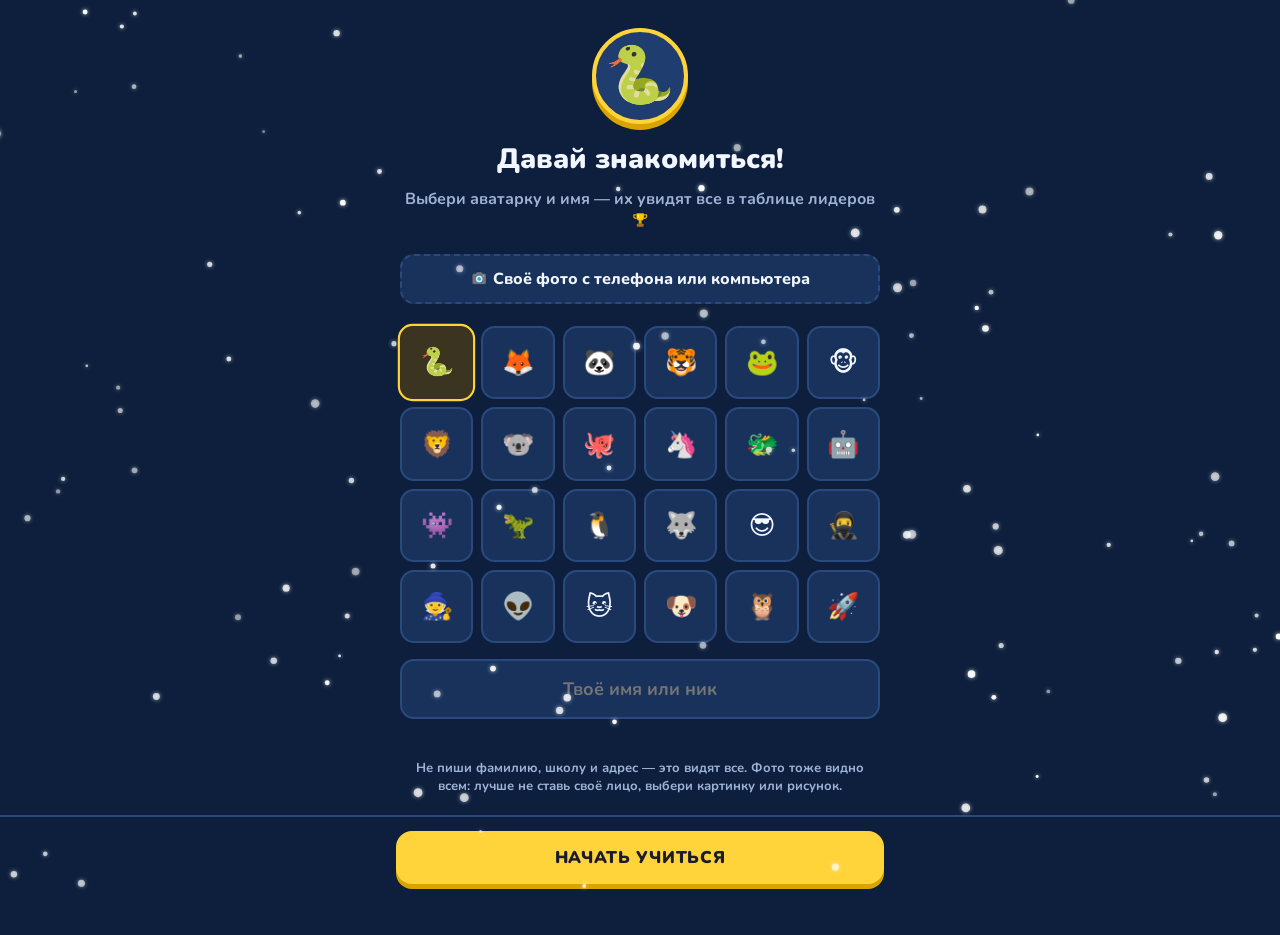
<file: index.html>
<!doctype html>
<html lang="ru">
<head>
  <meta charset="utf-8">
  <meta name="viewport" content="width=device-width, initial-scale=1, maximum-scale=1, user-scalable=no, viewport-fit=cover">
  <title>Питоша — Python за 5 минут</title>
  <link rel="preconnect" href="https://fonts.googleapis.com">
  <link rel="stylesheet" href="https://fonts.googleapis.com/css2?family=Nunito:wght@600;700;800;900&family=JetBrains+Mono:wght@500;700&display=swap">
  <link rel="stylesheet" href="app.css">
  <script src="https://telegram.org/js/telegram-web-app.js"></script>
</head>
<body>
  <div id="app"></div>
  <div id="toast" class="toast" hidden></div>
  <script src="config.js"></script>
  <script src="course.js"></script>
  <script src="core.js"></script>
  <script src="icons.js"></script>
  <script src="mascot.js"></script>
  <script src="api.js"></script>
  <script src="py.js"></script>
  <script src="runner.js"></script>
  <script src="app.js"></script>
  <script src="snow.js"></script>
</body>
</html>
</file>
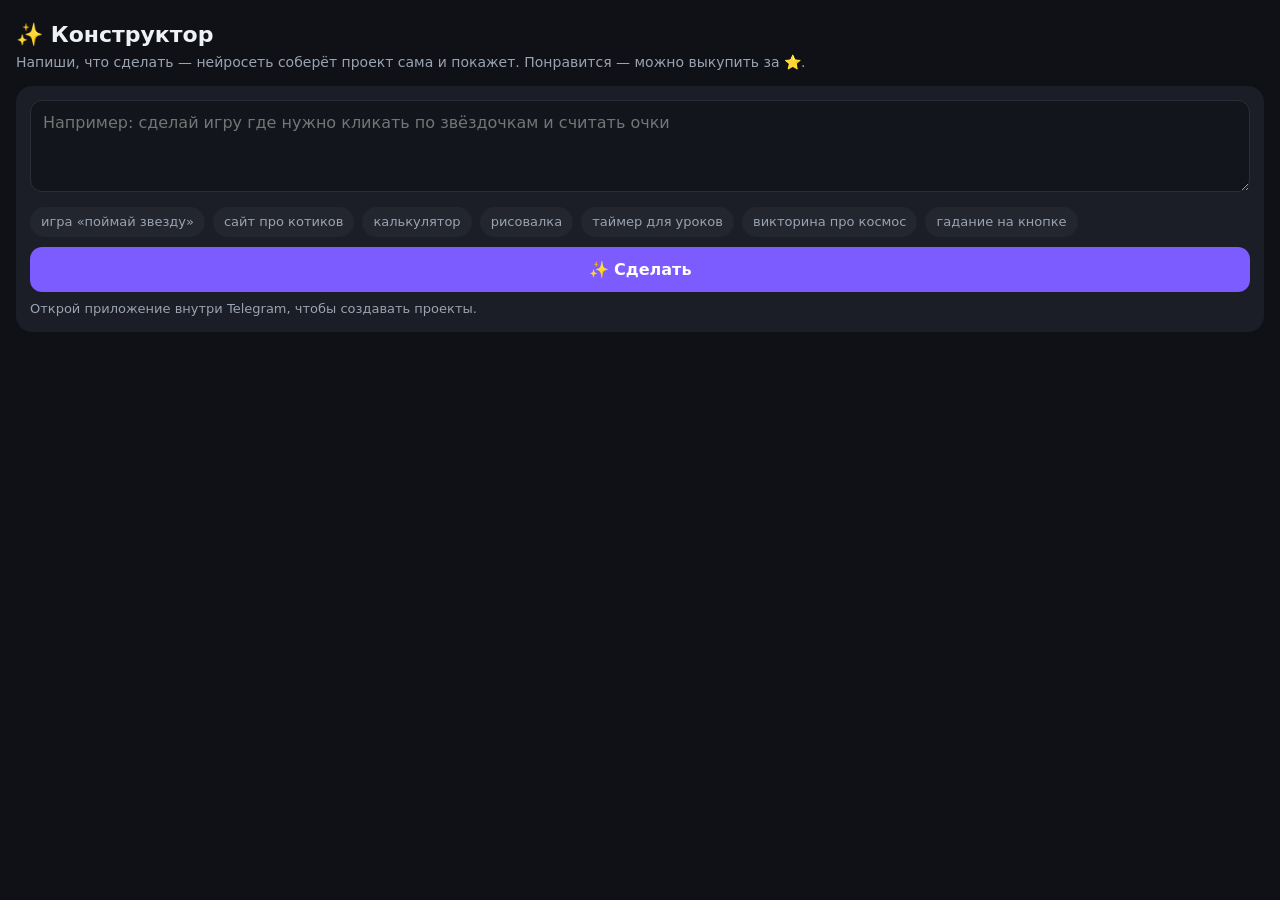
<file: maker/index.html>
<!doctype html>
<html lang="ru"><head>
<meta charset="utf-8">
<meta name="viewport" content="width=device-width, initial-scale=1, viewport-fit=cover">
<title>Конструктор</title>
<script src="https://telegram.org/js/telegram-web-app.js"></script>
<style>
 :root{ --bg:#0f1116; --card:#1b1e26; --fg:#eef1f6; --muted:#9aa3b2; --acc:#7c5cff; --acc2:#39d98a; }
 *{box-sizing:border-box}
 body{margin:0;background:var(--bg);color:var(--fg);font:16px/1.4 system-ui,-apple-system,sans-serif;padding:16px;padding-bottom:40px}
 h1{font-size:22px;margin:4px 0 2px}
 .sub{color:var(--muted);font-size:14px;margin-bottom:14px}
 .card{background:var(--card);border-radius:16px;padding:14px;margin:12px 0}
 textarea{width:100%;min-height:92px;border-radius:12px;border:1px solid #2a2e39;background:#12151c;color:var(--fg);padding:12px;font:16px system-ui;resize:vertical}
 button{border:0;border-radius:12px;padding:13px 16px;font:600 16px system-ui;color:#fff;background:var(--acc);width:100%;cursor:pointer}
 button.g{background:var(--acc2);color:#07241a}
 button.s{background:#2a2e39}
 button:disabled{opacity:.5}
 .row{display:flex;gap:8px;margin-top:8px}
 .left{font-size:13px;color:var(--muted);margin-top:8px}
 .ideas{display:flex;flex-wrap:wrap;gap:8px;margin-top:8px}
 .ideas span{background:#23262f;color:var(--muted);border-radius:20px;padding:6px 11px;font-size:13px;cursor:pointer}
 iframe{width:100%;height:360px;border:0;border-radius:12px;background:#fff;margin-top:8px}
 .badge{display:inline-block;background:#23262f;border-radius:20px;padding:4px 10px;font-size:13px;color:var(--muted)}
 .price{font-size:18px;font-weight:700}
 .err{color:#ff8f8f}
 .ok{color:var(--acc2)}
 .spin{display:inline-block;width:16px;height:16px;border:3px solid #fff5;border-top-color:#fff;border-radius:50%;animation:sp 1s linear infinite;vertical-align:-3px;margin-right:6px}
 @keyframes sp{to{transform:rotate(360deg)}}
</style></head><body>
<h1>✨ Конструктор</h1>
<div class="sub">Напиши, что сделать — нейросеть соберёт проект сама и покажет. Понравится — можно выкупить за ⭐.</div>

<div class="card">
 <textarea id="prompt" placeholder="Например: сделай игру где нужно кликать по звёздочкам и считать очки"></textarea>
 <div class="ideas" id="ideas"></div>
 <button id="go" style="margin-top:10px">✨ Сделать</button>
 <div class="left" id="left"></div>
</div>

<div id="result"></div>
<div id="mine"></div>

<script>
const API = 'https://bebjhpmknpcwwinhurtp.supabase.co/functions/v1/maker';
const tg = window.Telegram && window.Telegram.WebApp; if(tg){tg.ready();tg.expand();}
const INIT = tg ? tg.initData : '';
const $ = s => document.querySelector(s);
const esc = s => String(s).replace(/[&<>"]/g,c=>({'&':'&amp;','<':'&lt;','>':'&gt;','"':'&quot;'}[c]));
const openLink = u => { if(tg&&tg.openLink)tg.openLink(u); else window.open(u,'_blank'); };
const viewLink = id => location.origin + location.pathname.replace(/index\.html$/,'') + 'view.html?id=' + id;

const IDEAS = ['игра «поймай звезду»','сайт про котиков','калькулятор','рисовалка','таймер для уроков','викторина про космос','гадание на кнопке'];
$('#ideas').innerHTML = IDEAS.map(i=>'<span>'+i+'</span>').join('');
$('#ideas').onclick = e => { if(e.target.tagName==='SPAN'){ $('#prompt').value = 'сделай '+e.target.textContent; } };

async function call(path, opts){
  const r = await fetch(API+path, Object.assign({ headers:{ 'Content-Type':'application/json','X-Init-Data':INIT } }, opts));
  return r.json();
}
function frame(html){ const f=document.createElement('iframe'); f.setAttribute('sandbox','allow-scripts allow-pointer-lock'); f.srcdoc=html; return f; }

async function refresh(){
  if(!INIT){ $('#left').textContent='Открой приложение внутри Telegram, чтобы создавать проекты.'; return; }
  const d = await call('/mine', { method:'GET' });
  if(typeof d.left==='number') $('#left').textContent = 'Осталось бесплатно сегодня: '+d.left;
  if(d.projects && d.projects.length){
    const box = document.createElement('div'); box.className='card';
    box.innerHTML = '<b>Мои проекты</b>';
    d.projects.forEach(p=>{
      const row = document.createElement('div');
      row.style.cssText='margin-top:10px;border-top:1px solid #2a2e39;padding-top:10px';
      row.innerHTML = '<b>'+esc(p.title)+'</b> <span class="badge">'+esc(p.tier)+'</span> '+
        (p.paid?'<span class="ok">✓ куплен</span>':'<span class="badge">'+p.price+' ⭐</span>');
      const r2 = document.createElement('div'); r2.className='row';
      const bOpen=document.createElement('button'); bOpen.className='s'; bOpen.textContent='👀 Открыть'; bOpen.onclick=()=>openLink(viewLink(p.id));
      r2.appendChild(bOpen);
      if(p.paid){ const bDl=document.createElement('button'); bDl.className='g'; bDl.textContent='⬇️ Скачать'; bDl.onclick=()=>openLink(API+'/download/'+p.id); r2.appendChild(bDl); }
      else { const bBuy=document.createElement('button'); bBuy.className='g'; bBuy.textContent='⭐ Купить '+p.price; bBuy.onclick=()=>buy(p.id); r2.appendChild(bBuy); }
      row.appendChild(r2); box.appendChild(row);
    });
    const m=$('#mine'); m.innerHTML=''; m.appendChild(box);
  } else $('#mine').innerHTML='';
}

$('#go').onclick = async () => {
  const prompt = $('#prompt').value.trim();
  if(prompt.length<3){ $('#result').innerHTML='<div class="card err">Напиши, что сделать 🙂</div>'; return; }
  if(!INIT){ $('#result').innerHTML='<div class="card err">Открой приложение внутри Telegram.</div>'; return; }
  $('#go').disabled=true; $('#go').innerHTML='<span class="spin"></span>Нейросеть делает проект…';
  $('#result').innerHTML='<div class="card sub">Это может занять до минуты ⏳</div>';
  let d;
  try{ d = await call('/make', { method:'POST', body: JSON.stringify({ prompt }) }); }
  catch(e){ d = { error:'net', message:'Нет связи, попробуй ещё раз.' }; }
  $('#go').disabled=false; $('#go').textContent='✨ Сделать';
  if(d.error){ $('#result').innerHTML='<div class="card err">'+esc(d.message||'Не получилось, попробуй ещё раз.')+'</div>'; refresh(); return; }
  const card = document.createElement('div'); card.className='card';
  card.innerHTML = '<b>'+esc(d.title)+'</b> <span class="badge">'+esc(d.tier)+'</span>';
  card.appendChild(frame(d.previewHtml));
  const price=document.createElement('div'); price.className='price'; price.style.marginTop='10px'; price.textContent='Цена: '+d.price+' ⭐'; card.appendChild(price);
  const note=document.createElement('div'); note.className='sub'; note.textContent='Это превью с водяным знаком. Купи — получишь чистую ссылку и код.'; card.appendChild(note);
  const r2=document.createElement('div'); r2.className='row';
  const bOpen=document.createElement('button'); bOpen.className='s'; bOpen.textContent='👀 Во весь экран'; bOpen.onclick=()=>openLink(viewLink(d.id)); r2.appendChild(bOpen);
  const bBuy=document.createElement('button'); bBuy.className='g'; bBuy.textContent='⭐ Купить '+d.price; bBuy.onclick=()=>buy(d.id); r2.appendChild(bBuy);
  card.appendChild(r2);
  const res=$('#result'); res.innerHTML=''; res.appendChild(card);
  refresh();
};

async function buy(id){
  const d = await call('/buy', { method:'POST', body: JSON.stringify({ id }) });
  if(d.message){ alert(d.message); refresh(); return; }
  if(d.invoiceUrl && tg && tg.openInvoice){
    tg.openInvoice(d.invoiceUrl, status => { if(status==='paid'){ setTimeout(refresh, 1500); } });
  } else if(d.invoiceUrl){ openLink(d.invoiceUrl); }
  else { alert('Не удалось создать счёт, попробуй ещё раз.'); }
}
window.buy=buy;
refresh();
</script></body></html>
</file>
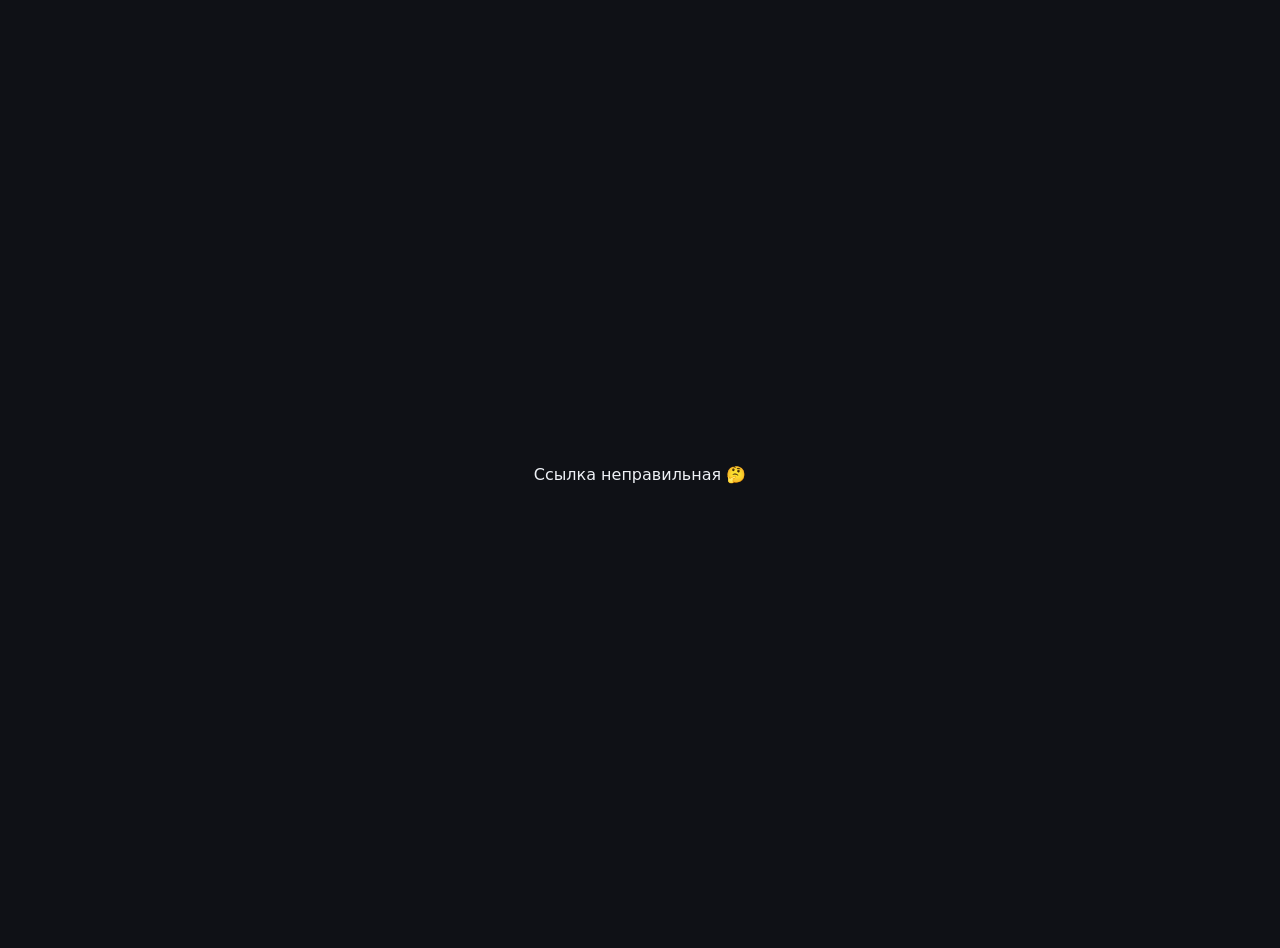
<file: maker/view.html>
<!doctype html>
<html lang="ru"><head>
<meta charset="utf-8">
<meta name="viewport" content="width=device-width, initial-scale=1, viewport-fit=cover">
<title>Проект · Конструктор</title>
<style>
 html,body{margin:0;height:100%;background:#0f1116;color:#eef1f6;font:16px system-ui,sans-serif}
 .center{height:100%;display:flex;align-items:center;justify-content:center;text-align:center;padding:24px}
 iframe{position:fixed;inset:0;width:100%;height:100%;border:0;background:#fff}
</style></head><body>
<div class="center" id="msg">Загружаю проект…</div>
<script>
const API = 'https://bebjhpmknpcwwinhurtp.supabase.co/functions/v1/maker';
const id = new URLSearchParams(location.search).get('id') || '';
(async () => {
  if(!/^[a-z0-9]{6,16}$/i.test(id)){ document.getElementById('msg').textContent='Ссылка неправильная 🤔'; return; }
  try {
    const d = await (await fetch(API+'/project/'+id)).json();
    if(!d.found){ document.getElementById('msg').textContent='Проект не найден 🤔'; return; }
    document.title = (d.title||'Проект')+' · Конструктор';
    const f = document.createElement('iframe');
    f.setAttribute('sandbox','allow-scripts allow-pointer-lock allow-forms');
    f.srcdoc = d.html;
    document.body.innerHTML=''; document.body.appendChild(f);
  } catch(e){ document.getElementById('msg').textContent='Не удалось загрузить, попробуй позже.'; }
})();
</script></body></html>
</file>
<file: app.css>
:root {
  --bg: #0d1f3c;
  --bg2: #13294d;
  --card: #18325c;
  --card2: #1f3d6e;
  --line: #2a4a7e;
  --text: #f2f6ff;
  --muted: #9fb3d6;
  --blue: #4b8fd6;
  --blue-dark: #2b5f99;
  --yellow: #ffd43b;
  --yellow-dark: #d9a400;
  --green: #3ddc84;
  --green-dark: #22a35e;
  --red: #ff5a6a;
  --red-dark: #c93848;
  --locked: #33476b;
  --radius: 18px;
  --mono: 'JetBrains Mono', Consolas, monospace;
}
* { box-sizing: border-box; -webkit-tap-highlight-color: transparent; }
html, body { margin: 0; background: var(--bg); color: var(--text); font-family: Nunito, 'Segoe UI', system-ui, sans-serif; }
body { min-height: 100vh; overscroll-behavior: none; }
button { font: inherit; color: inherit; border: 0; background: none; cursor: pointer; }
#app { max-width: 520px; margin: 0 auto; min-height: 100vh; position: relative; }

/* ---------- Верхняя панель ---------- */
.topbar { position: sticky; top: 0; z-index: 5; display: flex; justify-content: space-between; align-items: center;
  padding: 12px 16px; background: linear-gradient(var(--bg) 80%, transparent); }
.stat { display: flex; align-items: center; gap: 6px; font-weight: 900; font-size: 17px; }
.stat.fire { color: #ff9f43; } .stat.fire.off { color: var(--muted); filter: grayscale(1); }
.stat.heart { color: var(--red); } .stat.xp { color: var(--yellow); }
.plus-badge { font-size: 11px; font-weight: 900; background: var(--yellow); color: #1b1b2f; border-radius: 8px; padding: 2px 6px; }

/* ---------- Дорожка уроков ---------- */
.screen { padding: 0 16px 110px; }
.unit { margin: 6px 0 22px; padding: 16px 18px; border-radius: var(--radius); background: linear-gradient(135deg, var(--blue), var(--blue-dark));
  box-shadow: 0 4px 0 #1d4372; }
.unit small { display: block; font-weight: 800; opacity: .8; text-transform: uppercase; letter-spacing: .06em; font-size: 12px; }
.unit b { font-size: 20px; }
.path { position: relative; display: flex; flex-direction: column; align-items: center; gap: 22px; padding: 6px 0 20px; }
.node-wrap { position: relative; display: flex; flex-direction: column; align-items: center; }
.node { width: 76px; height: 76px; border-radius: 50%; display: grid; place-items: center; font-size: 32px; position: relative;
  background: var(--yellow); box-shadow: 0 7px 0 var(--yellow-dark); transition: transform .1s; }
.node:active { transform: translateY(5px); box-shadow: 0 2px 0 var(--yellow-dark); }
.node.done { background: var(--green); box-shadow: 0 7px 0 var(--green-dark); }
.node.done.skipped { background: var(--card2); box-shadow: 0 7px 0 var(--line); font-size: 28px; }
.node.locked { background: var(--locked); box-shadow: 0 7px 0 #24344f; filter: grayscale(.5); cursor: default; }
.node.current { width: 88px; height: 88px; font-size: 38px; }
.node.current::before { content: ''; position: absolute; inset: -10px; border-radius: 50%; border: 5px solid var(--yellow); opacity: .5;
  animation: pulse 1.6s ease-out infinite; }
@keyframes pulse { from { transform: scale(.92); opacity: .7; } to { transform: scale(1.18); opacity: 0; } }
.node-title { margin-top: 12px; font-weight: 800; font-size: 14px; color: var(--muted); text-align: center; max-width: 140px; }
.node-wrap.current .node-title { color: var(--text); }
.start-bubble { position: absolute; top: -40px; background: #fff; color: var(--blue-dark); font-weight: 900; font-size: 14px;
  padding: 6px 12px; border-radius: 12px; white-space: nowrap; animation: bob 1.4s ease-in-out infinite; }
.start-bubble::after { content: ''; position: absolute; bottom: -7px; left: 50%; margin-left: -7px; border: 7px solid transparent; border-bottom: 0; border-top-color: #fff; }
@keyframes bob { 50% { transform: translateY(-5px); } }
.path-mascot { position: absolute; pointer-events: none; }
.soon { text-align: center; color: var(--muted); font-weight: 800; padding: 10px; border: 2px dashed var(--line); border-radius: var(--radius); }

/* ---------- Нижнее меню ---------- */
.tabs { position: fixed; bottom: 0; left: 0; right: 0; z-index: 6; display: flex; justify-content: center;
  background: var(--bg2); border-top: 2px solid var(--line); padding-bottom: env(safe-area-inset-bottom); }
.tabs-inner { display: flex; width: 100%; max-width: 520px; }
.tab { flex: 1; padding: 10px 0 12px; display: flex; flex-direction: column; align-items: center; gap: 2px; font-size: 12px; font-weight: 800; color: var(--muted); }
.tab span { font-size: 24px; filter: grayscale(.7); opacity: .8; }
.tab.active { color: var(--yellow); } .tab.active span { filter: none; opacity: 1; }
/* 7 вкладок на телефоне: иконки покрупнее, подписи помельче */
.tab { padding: 8px 0 10px; font-size: 10px; min-width: 0; }
.tab b { font-weight: 800; white-space: nowrap; overflow: hidden; text-overflow: ellipsis; max-width: 100%; }
.tab span { font-size: 22px; position: relative; }
.tab .dot { position: absolute; top: -2px; right: -6px; width: 9px; height: 9px; border-radius: 50%; background: var(--red); }
.side-logo { display: none; }
@media (max-width: 359px) { .tab b { display: none; } }
/* На компьютере — боковая панель слева, как в Duolingo */
@media (min-width: 900px) {
  body.with-nav { padding-left: 250px; }
  .tabs { top: 0; right: auto; width: 250px; border-top: 0; border-right: 2px solid var(--line); align-items: flex-start; padding: 18px 12px; }
  .tabs-inner { flex-direction: column; gap: 6px; }
  .side-logo { display: block; font-size: 26px; font-weight: 900; color: var(--green); padding: 4px 14px 18px; }
  .tab { flex: none; flex-direction: row; gap: 16px; padding: 10px 14px; font-size: 15px; letter-spacing: .06em; text-transform: uppercase; border: 2px solid transparent; border-radius: 14px; color: var(--muted); }
  .tab span { font-size: 28px; filter: none; opacity: 1; }
  .tab:hover { background: var(--card); }
  .tab.active { color: #5fc4ff; border-color: #5fc4ff; background: rgba(95,196,255,.1); }
  .screen { padding-bottom: 40px; }
}

/* ---------- Урок ---------- */
.lesson { min-height: 100vh; display: flex; flex-direction: column; padding: 14px 16px 0; }
.lesson-top { display: flex; align-items: center; gap: 12px; }
.close { font-size: 26px; color: var(--muted); width: 32px; }
.progress { flex: 1; height: 16px; background: var(--card); border-radius: 10px; overflow: hidden; }
.progress i { display: block; height: 100%; background: var(--green); border-radius: 10px; transition: width .35s; box-shadow: inset 0 -4px 0 rgba(0,0,0,.15); }
.q-area { flex: 1; padding: 22px 0 200px; }
.q-kind { font-weight: 900; color: var(--yellow); text-transform: uppercase; font-size: 13px; letter-spacing: .06em; }
.q-text { font-size: 22px; font-weight: 900; line-height: 1.25; margin: 6px 0 16px; }
.intro { display: flex; gap: 12px; align-items: flex-end; margin: 4px 0 18px; }
.intro .bubble { background: var(--card); border: 2px solid var(--line); border-radius: 16px; padding: 12px 14px; font-weight: 700; line-height: 1.4; }
code, pre { font-family: var(--mono); }
.intro code { background: rgba(255,212,59,.15); color: var(--yellow); padding: 1px 5px; border-radius: 6px; }
pre.code { margin: 0 0 18px; padding: 14px 16px; background: #0a1730; border: 2px solid var(--line); border-radius: 14px;
  font-size: 16px; line-height: 1.5; overflow-x: auto; white-space: pre; }
.tok-kw { color: #c792ea; } .tok-fn { color: #82aaff; } .tok-str { color: #c3e88d; } .tok-num { color: #f78c6c; } .tok-op { color: #89ddff; } .tok-blank { color: var(--yellow); background: rgba(255,212,59,.15); border-radius: 4px; }
.options { display: flex; flex-direction: column; gap: 10px; }
.opt { text-align: left; padding: 14px 16px; border-radius: 14px; background: var(--card); border: 2px solid var(--line); box-shadow: 0 4px 0 var(--line);
  font-weight: 800; font-size: 16px; font-family: var(--mono); transition: transform .08s; }
.opt.plain { font-family: inherit; }
.opt:active { transform: translateY(3px); box-shadow: 0 1px 0 var(--line); }
.opt.sel { border-color: var(--blue); background: #1d4475; box-shadow: 0 4px 0 var(--blue); }
.opt.right { border-color: var(--green); background: #164a3a; box-shadow: 0 4px 0 var(--green-dark); }
.opt.wrong { border-color: var(--red); background: #4a1f2a; box-shadow: 0 4px 0 var(--red-dark); }
.answer-input { width: 100%; padding: 16px; border-radius: 14px; border: 2px solid var(--line); background: var(--card); color: var(--text);
  font-family: var(--mono); font-size: 18px; font-weight: 700; outline: none; }
.answer-input:focus { border-color: var(--blue); }
.idk { margin-top: 12px; color: var(--muted); font-weight: 800; text-decoration: underline; }

.bottom { position: fixed; left: 0; right: 0; bottom: 0; z-index: 7; padding: 14px 16px calc(16px + env(safe-area-inset-bottom)); background: var(--bg);
  border-top: 2px solid var(--line); }
.bottom-inner { max-width: 488px; margin: 0 auto; }
.bottom.ok { background: #123d33; border-color: var(--green-dark); }
.bottom.bad { background: #3d1622; border-color: var(--red-dark); }
.fb-title { font-size: 20px; font-weight: 900; margin-bottom: 4px; }
.bottom.ok .fb-title { color: var(--green); } .bottom.bad .fb-title { color: var(--red); }
.fb-text { font-weight: 700; color: #dfe8f8; margin-bottom: 12px; line-height: 1.35; }
.fb-text code { font-family: var(--mono); background: rgba(0,0,0,.3); padding: 1px 6px; border-radius: 6px; }
.big { width: 100%; padding: 15px; border-radius: 16px; font-weight: 900; font-size: 17px; text-transform: uppercase; letter-spacing: .04em;
  background: var(--yellow); color: #1b1b2f; box-shadow: 0 5px 0 var(--yellow-dark); transition: transform .08s; }
.big:active { transform: translateY(4px); box-shadow: 0 1px 0 var(--yellow-dark); }
.big:disabled { background: var(--locked); color: var(--muted); box-shadow: 0 5px 0 #24344f; cursor: default; }
.big.green { background: var(--green); box-shadow: 0 5px 0 var(--green-dark); }
.big.red { background: var(--red); color: #fff; box-shadow: 0 5px 0 var(--red-dark); }
.big.ghost { background: transparent; color: var(--muted); box-shadow: none; text-transform: none; }
.big[disabled] { background: var(--locked); color: var(--muted); box-shadow: 0 5px 0 #24344f; cursor: default; transform: none; }

/* ---------- Финиш / окна ---------- */
.center { min-height: 100vh; display: flex; flex-direction: column; align-items: center; justify-content: center; text-align: center; padding: 24px 20px 140px; gap: 10px; }
.center h1 { margin: 6px 0 0; font-size: 28px; font-weight: 900; }
.center p { margin: 0; color: var(--muted); font-weight: 700; }
.rewards { display: flex; gap: 10px; margin: 14px 0; width: 100%; }
.reward { flex: 1; border-radius: 16px; border: 2px solid var(--line); padding: 10px 6px; background: var(--card); }
.reward small { display: block; font-weight: 900; font-size: 11px; text-transform: uppercase; color: var(--muted); }
.reward b { font-size: 22px; }
.reward.y { border-color: var(--yellow); } .reward.y b { color: var(--yellow); }
.reward.o { border-color: #ff9f43; } .reward.o b { color: #ff9f43; }
.reward.g { border-color: var(--green); } .reward.g b { color: var(--green); }
.pitosha { filter: drop-shadow(0 8px 14px rgba(0,0,0,.35)); }
.bounce { animation: hop .9s ease-in-out infinite; }
@keyframes hop { 50% { transform: translateY(-10px) rotate(-3deg); } }

/* ---------- Профиль, рейтинг, магазин ---------- */
h2.title { font-size: 24px; font-weight: 900; margin: 6px 0 16px; }
.card { background: var(--card); border: 2px solid var(--line); border-radius: var(--radius); padding: 16px; margin-bottom: 12px; }
.profile-head { display: flex; align-items: center; gap: 14px; }
.profile-head b { font-size: 22px; }
.lvl-bar { height: 12px; background: var(--bg); border-radius: 8px; overflow: hidden; margin-top: 8px; }
.lvl-bar i { display: block; height: 100%; background: var(--yellow); }
.grid2 { display: grid; grid-template-columns: 1fr 1fr; gap: 10px; }
.tile { background: var(--card); border: 2px solid var(--line); border-radius: 16px; padding: 12px; }
.tile b { font-size: 22px; display: block; } .tile small { color: var(--muted); font-weight: 800; }
.row { display: flex; align-items: center; gap: 12px; padding: 12px 4px; border-bottom: 2px solid var(--line); font-weight: 800; }
.row:last-child { border-bottom: 0; }
.row .place { width: 30px; text-align: center; font-size: 18px; }
.row .who { flex: 1; } .row .pts { color: var(--yellow); }
.row.me { background: rgba(255,212,59,.08); border-radius: 12px; }
.shop-item { display: flex; align-items: center; gap: 14px; }
.shop-item .ico { font-size: 34px; width: 48px; text-align: center; }
.shop-item .info { flex: 1; } .shop-item .info b { display: block; font-size: 17px; } .shop-item .info small { color: var(--muted); font-weight: 700; }
.price { background: var(--yellow); color: #1b1b2f; font-weight: 900; padding: 9px 12px; border-radius: 12px; box-shadow: 0 4px 0 var(--yellow-dark); white-space: nowrap; }
.price:active { transform: translateY(3px); box-shadow: 0 1px 0 var(--yellow-dark); }
.note { color: var(--muted); font-weight: 700; font-size: 13px; text-align: center; margin-top: 8px; }

/* ---------- Практика: редактор кода ---------- */
.task { background: var(--card); border: 2px solid var(--line); border-radius: 14px; padding: 12px 14px; font-weight: 700; line-height: 1.45; margin-bottom: 12px; }
.task code { font-family: var(--mono); background: rgba(255,212,59,.15); color: var(--yellow); padding: 1px 5px; border-radius: 6px; }
.editor { width: 100%; min-height: 150px; resize: none; overflow: hidden; tab-size: 4; padding: 12px 14px; border-radius: 14px;
  background: #0a1730; color: #e8f0ff; border: 2px solid var(--blue); font-family: var(--mono); font-size: 15px; line-height: 1.5; outline: none; white-space: pre; overflow-x: auto; }
.stdin-label { display: block; margin: 10px 0 4px; color: var(--muted); font-weight: 800; font-size: 13px; }
.stdin { width: 100%; resize: vertical; padding: 8px 12px; border-radius: 12px; background: var(--card); color: var(--text); border: 2px solid var(--line); font-family: var(--mono); font-size: 14px; outline: none; }
.code-tools { display: flex; gap: 8px; margin: 10px 0; flex-wrap: wrap; }
.tool { flex: 1; padding: 10px 8px; border-radius: 12px; background: var(--card2); border: 2px solid var(--line); font-weight: 800; font-size: 14px; white-space: nowrap; }
.tool.ghost { background: transparent; color: var(--muted); }
.hint { background: rgba(255,212,59,.1); border: 2px dashed var(--yellow-dark); border-radius: 12px; padding: 10px 12px; font-weight: 700; margin-bottom: 10px; }
.hint code, .console code { font-family: var(--mono); background: rgba(0,0,0,.3); padding: 1px 5px; border-radius: 6px; }
.console { background: #050d1d; border: 2px solid var(--line); border-radius: 12px; padding: 10px 12px; font-size: 14px; font-weight: 700; }
.console pre { margin: 6px 0 0; font-family: var(--mono); white-space: pre-wrap; color: #c3e88d; }
.console-title { color: var(--muted); }
.console-err, .t-bad { color: var(--red); margin-top: 6px; }
.t-ok { color: var(--green); margin-top: 6px; }
.t-tip { color: var(--yellow); margin-top: 8px; }
pre.code.sol { margin: 8px 0; font-size: 14px; max-height: 220px; overflow: auto; }

/* ---------- Регистрация ---------- */
.reg { justify-content: flex-start; padding-top: 28px; }
.reg-avatar { width: 96px; height: 96px; border-radius: 50%; display: grid; place-items: center; font-size: 56px;
  background: var(--card2); border: 4px solid var(--yellow); box-shadow: 0 6px 0 var(--yellow-dark); }
.avatar-grid { display: grid; grid-template-columns: repeat(6, 1fr); gap: 8px; width: 100%; margin: 12px 0 6px; }
.av { aspect-ratio: 1; border-radius: 14px; font-size: 26px; background: var(--card); border: 2px solid var(--line); }
.av.sel { border-color: var(--yellow); background: #3a3420; transform: scale(1.06); }
.name-input { text-align: center; font-family: inherit; }
.reg-error { color: var(--red); font-weight: 800; min-height: 20px; }
.me-avatar { width: 64px; height: 64px; border-radius: 50%; display: grid; place-items: center; font-size: 38px; background: var(--card2); border: 3px solid var(--yellow); flex: none; }
.edit-btn { font-size: 16px; margin-left: 4px; }
.row-av { font-size: 22px; width: 28px; height: 28px; text-align: center; flex: none; display: grid; place-items: center; }
/* Своё фото вместо эмодзи */
.reg-avatar, .me-avatar { overflow: hidden; }
.av-img { width: 100%; height: 100%; border-radius: 50%; object-fit: cover; display: block; }
.photo-btn { display: block; width: 100%; margin-top: 12px; padding: 12px; border-radius: 14px; cursor: pointer;
  background: var(--card); border: 2px dashed var(--line); font-weight: 800; text-align: center; }
.photo-btn.sel { border: 2px solid var(--yellow); background: #3a3420; }

/* ---------- Баннеры на главной: продолжить урок, бонус за вход ---------- */
.banner { display: flex; align-items: center; gap: 12px; width: 100%; text-align: left; margin-bottom: 14px; }
.banner .b-ico { font-size: 34px; flex: none; }
.banner .b-text { flex: 1; display: flex; flex-direction: column; gap: 2px; }
.banner .b-text b { font-size: 17px; } .banner .b-text small { color: var(--muted); font-weight: 700; }
.banner .b-go { font-size: 22px; color: var(--yellow); }
.banner.resume { border-color: var(--green); background: color-mix(in srgb, var(--green) 14%, var(--card)); }
.banner.daily { border-color: var(--yellow); }
.daily-dots { display: flex; gap: 5px; margin-top: 6px; }
.daily-dots i { width: 14px; height: 14px; border-radius: 50%; background: var(--line); }
.daily-dots i.got { background: var(--green); } .daily-dots i.now { background: var(--yellow); box-shadow: 0 0 0 3px rgba(255,212,59,.3); }

/* ---------- Знакомство ---------- */
.choice-cards { display: flex; flex-direction: column; gap: 12px; width: 100%; margin-top: 10px; }
.choice-card { display: flex; flex-direction: column; align-items: center; gap: 4px; width: 100%; }
.choice-card span { font-size: 40px; } .choice-card b { font-size: 20px; } .choice-card small { color: var(--muted); font-weight: 700; }
.choice-card:active { transform: translateY(3px); }

/* ---------- Финиш: ачивки, поделиться, салют ---------- */
.ach-new { display: flex; align-items: center; gap: 10px; background: rgba(255,212,59,.12); border: 2px solid var(--yellow); border-radius: 14px; padding: 8px 14px; animation: pop .5s; }
.ach-new span { font-size: 28px; } .ach-new b { color: var(--yellow); }
@keyframes pop { from { transform: scale(.6); opacity: 0; } 70% { transform: scale(1.08); } to { transform: scale(1); opacity: 1; } }
.share-btn { margin-top: 6px; padding: 10px 16px; border-radius: 14px; border: 2px solid var(--line); background: var(--card); font-weight: 800; }
.confetti { position: fixed; inset: 0; pointer-events: none; z-index: 30; overflow: hidden; }
.confetti span { position: absolute; top: -40px; animation: fall 2.2s ease-in forwards; }
@keyframes fall { to { transform: translateY(110vh) rotate(540deg); opacity: .3; } }

/* ---------- Профиль: Плюс, ачивки, темы ---------- */
h3.sub { font-size: 18px; font-weight: 900; margin: 18px 0 10px; }
.plus-status { display: flex; align-items: center; gap: 12px; justify-content: space-between; margin-top: 12px; border-color: var(--yellow); }
.plus-status span { color: var(--muted); font-weight: 700; font-size: 14px; }
.plus-status.ending { border-color: #ff9f43; } .plus-status.ending span { color: #ff9f43; }
.link-btn { display: block; margin-top: 8px; color: var(--yellow); font-weight: 800; text-decoration: underline; }
.ach-grid { display: grid; grid-template-columns: repeat(3, 1fr); gap: 8px; }
.ach { background: var(--card); border: 2px solid var(--line); border-radius: 14px; padding: 10px 6px; text-align: center; display: flex; flex-direction: column; gap: 2px; opacity: .55; }
.ach.got { opacity: 1; border-color: var(--yellow); }
.ach span { font-size: 28px; } .ach b { font-size: 13px; } .ach small { font-size: 11px; color: var(--muted); font-weight: 700; line-height: 1.2; }
.themes { display: flex; gap: 8px; flex-wrap: wrap; }
.theme-btn { flex: 1 1 30%; padding: 10px 6px; border-radius: 14px; background: var(--card); border: 2px solid var(--line); font-weight: 800; font-size: 13px; display: flex; flex-direction: column; align-items: center; gap: 2px; }
.theme-btn span { font-size: 24px; } .theme-btn.sel { border-color: var(--yellow); }
.tile-btn { text-align: left; } .tile-btn:active { transform: translateY(2px); }

/* ---------- Магазин: тарифы Плюса ---------- */
.plus-card { border-color: var(--yellow); }
.plus-head { font-size: 20px; display: flex; align-items: center; gap: 8px; flex-wrap: wrap; }
.plus-left { font-size: 13px; font-weight: 900; background: var(--yellow); color: #1b1b2f; border-radius: 8px; padding: 2px 8px; }
.perks { margin: 10px 0 12px; padding-left: 0; list-style: none; display: flex; flex-direction: column; gap: 6px; font-weight: 700; }
.promo { width: 100%; display: flex; flex-direction: column; gap: 2px; padding: 12px; margin-bottom: 10px; border-radius: 14px;
  background: linear-gradient(135deg, #ff9f43, #ff5a6a); color: #fff; box-shadow: 0 4px 0 var(--red-dark); }
.promo small { font-weight: 800; opacity: .9; }
.plans { display: grid; grid-template-columns: repeat(3, 1fr); gap: 8px; }
.plan { position: relative; display: flex; flex-direction: column; align-items: center; gap: 2px; padding: 14px 4px 10px; border-radius: 14px;
  background: var(--card2); border: 2px solid var(--line); }
.plan b { font-size: 15px; } .plan span { font-size: 18px; font-weight: 900; color: var(--yellow); } .plan small { font-size: 11px; color: var(--muted); font-weight: 700; }
.plan.hot { border-color: var(--yellow); }
.plan i { position: absolute; top: -10px; font-style: normal; font-size: 10px; font-weight: 900; background: var(--yellow); color: #1b1b2f; border-radius: 8px; padding: 2px 6px; white-space: nowrap; }
.plan:active, .promo:active { transform: translateY(3px); }

/* ---------- Арена ---------- */

/* ---------- Алмазы, новичок, переключатели ---------- */
.stat.gem { color: #5fc4ff; font-weight: 900; }
.plus-badge.newbie { background: #9be15d; }
.banner.newbie { border-color: #9be15d; }
.reward.b { border-color: #5fc4ff; } .reward.b b { color: #5fc4ff; }
.rewards { flex-wrap: wrap; } .reward { min-width: 70px; }
.seg { display: flex; background: var(--card); border: 2px solid var(--line); border-radius: 14px; padding: 4px; margin-bottom: 14px; gap: 4px; }
.seg button { flex: 1; padding: 9px 6px; border-radius: 10px; font-weight: 900; color: var(--muted); }
.seg button.on { background: var(--card2); color: var(--text); box-shadow: 0 2px 0 var(--line); }
.gem-balance { display: flex; align-items: center; gap: 14px; border-color: #5fc4ff; }
.gem-balance span { font-size: 40px; } .gem-balance b { font-size: 22px; display: block; } .gem-balance small { color: var(--muted); font-weight: 700; }
.price.gem-price { background: #5fc4ff; box-shadow: 0 4px 0 #2f8fc4; }
.price:disabled { background: var(--locked); color: var(--muted); box-shadow: 0 4px 0 #24344f; cursor: default; }
.price.small { padding: 7px 10px; font-size: 13px; }

/* ---------- Задания и сундуки ---------- */
.quest { display: flex; align-items: center; gap: 12px; }
.quest.done { border-color: var(--green); }
.quest.final { border-color: var(--yellow); }
.q-ico { font-size: 30px; flex: none; }
.q-body { flex: 1; min-width: 0; } .q-body b { display: block; } .q-body small { color: var(--muted); font-weight: 700; }
.q-bar { position: relative; height: 18px; background: var(--bg); border-radius: 10px; overflow: hidden; margin-top: 6px; }
.q-bar i { display: block; height: 100%; background: var(--yellow); border-radius: 10px; transition: width .3s; }
.q-bar span { position: absolute; inset: 0; display: grid; place-items: center; font-size: 12px; font-weight: 900; }
.chest { font-size: 24px; flex: none; text-align: center; min-width: 58px; }
.chest.ready { display: flex; flex-direction: column; align-items: center; animation: bob 1.2s ease-in-out infinite; font-size: 30px; }
.chest.ready small { font-size: 11px; font-weight: 900; color: var(--yellow); }

/* ---------- Друзья и забеги ---------- */
.invite { display: flex; flex-direction: column; gap: 8px; border-color: var(--yellow); }
.invite small, .add-friend small { color: var(--muted); font-weight: 700; line-height: 1.35; }
.add-friend { display: flex; flex-direction: column; gap: 8px; }
.friend-row { display: flex; gap: 8px; } .friend-row .answer-input { flex: 1; padding: 10px 12px; font-size: 16px; text-transform: uppercase; }
.code-chip { font-family: var(--mono); font-weight: 900; color: var(--yellow); background: var(--bg); border-radius: 8px; padding: 2px 8px; }
.row .who small.sub-line { display: block; color: var(--muted); font-size: 12px; }
.x-btn { color: var(--muted); font-size: 16px; padding: 4px 6px; }
.race { display: flex; flex-direction: column; gap: 10px; }
.race.win { border-color: var(--green); } .race.lose { border-color: var(--red); } .race.draw { border-color: var(--yellow); }
.race-head { display: flex; align-items: center; gap: 10px; } .race-head .av-img, .race-head { font-size: 22px; }
.race-head b { flex: 1; font-size: 16px; } .race-head small { color: var(--muted); font-weight: 800; }
.race-head .av-img { width: 30px; height: 30px; }
.race-bars > div { display: grid; grid-template-columns: 70px 1fr 70px; align-items: center; gap: 8px; margin: 4px 0; font-weight: 800; font-size: 13px; }
.race-bars span { overflow: hidden; text-overflow: ellipsis; white-space: nowrap; }
.race-bars i { display: block; height: 12px; border-radius: 8px; background: var(--green); min-width: 4px; }
.race-bars i.them { background: #ff9f43; }
.race-bars b { text-align: right; }

/* ---------- Ещё: меню настроек ---------- */
.menu { padding: 4px 0; }
.menu-row { width: 100%; display: flex; justify-content: space-between; align-items: center; padding: 14px 16px; font-weight: 800; border-bottom: 2px solid var(--line); }
.menu-row:last-child { border-bottom: 0; } .menu-row i { font-style: normal; color: var(--muted); font-size: 20px; }
.switch { width: 46px; height: 26px; border-radius: 13px; background: var(--locked); position: relative; transition: background .2s; }
.switch::after { content: ''; position: absolute; top: 3px; left: 3px; width: 20px; height: 20px; border-radius: 50%; background: #fff; transition: left .2s; }
.switch.on { background: var(--green); } .switch.on::after { left: 23px; }
.snip-prev { flex: 1; min-width: 0; overflow: hidden; text-overflow: ellipsis; white-space: nowrap; font-family: var(--mono); font-size: 13px; color: #c3e88d; }

/* ---------- Темы оформления ---------- */
:root[data-theme="night"] { --bg: #0b0b12; --bg2: #14141f; --card: #1b1b2a; --card2: #24243a; --line: #33334d; --muted: #a3a3c2; }
:root[data-theme="forest"] { --bg: #0d2418; --bg2: #123222; --card: #173d2a; --card2: #1d4a33; --line: #2a6447; --muted: #a3cdb5; --blue: #3fae74; --blue-dark: #267a50; }
:root[data-theme="sunset"] { --bg: #2a1028; --bg2: #3a1634; --card: #47203f; --card2: #57284c; --line: #74345f; --muted: #e0a9c6; --blue: #e8607f; --blue-dark: #a83a5a; }
:root[data-theme="candy"] { --bg: #241a3d; --bg2: #2f2250; --card: #3a2a63; --card2: #463374; --line: #5d4596; --muted: #c9b8f0; --blue: #b46cf0; --blue-dark: #7e3fb8; }

.toast { position: fixed; left: 50%; bottom: 96px; transform: translateX(-50%); z-index: 20; background: #fff; color: #1b1b2f; font-weight: 800;
  padding: 10px 16px; border-radius: 12px; box-shadow: 0 6px 20px rgba(0,0,0,.3); max-width: 90%; text-align: center; }
.shake { animation: shake .35s; }
@keyframes shake { 25% { transform: translateX(-6px); } 75% { transform: translateX(6px); } }
@media (prefers-reduced-motion: reduce) { * { animation: none !important; transition: none !important; } }

/* ---------- SVG-иконки (вместо эмодзи) ---------- */
.ic { width: 1.15em; height: 1.15em; display: inline-block; vertical-align: -0.2em; flex: none; overflow: visible; }
.node .ic { width: 0.95em; height: 0.95em; vertical-align: middle; }
.node.done .ic, .node.done.skipped .ic { color: #fff; }
.node.done.skipped .ic { color: var(--muted); }
.node.open .ic, .node.current .ic { filter: drop-shadow(0 2px 0 rgba(0,0,0,.18)); }
.node .ic { color: #fff; }
.tab span .ic { width: 1.1em; height: 1.1em; }
.confetti span .ic { width: 1em; height: 1em; }
.emo { line-height: 1; }

/* ---------- Сундуки ---------- */
.chest .ic, .sc-ico .ic { width: 42px; height: 42px; }
.chest.locked .ic { filter: grayscale(.85) brightness(.85); opacity: .7; }
.chest.open .ic { opacity: .75; }
.shake { display: inline-block; animation: chest-shake 1.6s ease-in-out infinite; transform-origin: 50% 90%; }
@keyframes chest-shake { 0%, 60%, 100% { transform: rotate(0) scale(1); } 66% { transform: rotate(-9deg) scale(1.06); } 74% { transform: rotate(8deg) scale(1.06); } 82% { transform: rotate(-5deg); } 90% { transform: rotate(3deg); } }
@media (prefers-reduced-motion: reduce) { .shake { animation: none; } }
.streak-chest, .streak-reward, .streak-win { display: flex; align-items: center; gap: 12px; margin-bottom: 12px; }
.streak-chest.ready { border-color: var(--yellow); background: color-mix(in srgb, var(--yellow) 12%, var(--card)); }
.sc-ico { flex: none; }
.sc-ico .ic { width: 52px; height: 52px; }
.sc-body { flex: 1; min-width: 0; display: flex; flex-direction: column; gap: 4px; }
.sc-body small { color: var(--muted); font-weight: 800; }
.sc-marks { display: flex; gap: 10px; margin-top: 6px; flex-wrap: wrap; }
.sc-marks span { display: flex; align-items: center; gap: 3px; font-weight: 900; font-size: 13px; color: var(--muted); }
.sc-marks .ic { width: 22px; height: 22px; }
.sc-marks em { font-style: normal; }
.streak-win { align-items: center; gap: 8px; justify-content: center; border-color: #ff9f43; font-weight: 800; }
.streak-win .ic { width: 26px; height: 26px; }

/* ---------- Сундуки 4 редкостей ---------- */
.rarity { font-weight: 900; font-size: 12px; }
.rarity.common { color: #d9a777; } .rarity.rare { color: #4fc3ff; } .rarity.epic { color: #c58cff; } .rarity.legendary { color: #ffd43b; }
.chest-legend { display: grid; grid-template-columns: repeat(4, 1fr); gap: 6px; text-align: center; margin-top: 12px; }
.chest-legend span { display: flex; flex-direction: column; align-items: center; gap: 2px; }
.chest-legend .ic { width: 34px; height: 34px; }
.chest-legend small { color: var(--muted); font-weight: 800; font-size: 11px; }
.chest-pop { position: fixed; inset: 0; z-index: 40; display: grid; place-items: center; background: rgba(4, 10, 24, .82); padding: 16px; }
.cp-card { width: min(340px, 100%); text-align: center; background: var(--card); border: 3px solid var(--line); border-radius: 24px; padding: 22px 18px; display: flex; flex-direction: column; gap: 10px; align-items: center; }
.cp-title { font-weight: 900; font-size: 18px; }
.cp-chest .ic { width: 130px; height: 130px; }
.cp-reveal { opacity: 0; transform: scale(.6); transition: opacity .35s, transform .35s cubic-bezier(.3, 1.6, .5, 1); }
.chest-pop.opened .cp-reveal { opacity: 1; transform: scale(1); }
.chest-pop.opened .cp-chest { animation: chest-burst .5s ease-out forwards; }
@keyframes chest-burst { 0% { transform: scale(1); } 40% { transform: scale(1.25) rotate(-4deg); } 100% { transform: scale(1.05); } }
.cp-rarity { font-weight: 900; font-size: 26px; }
.cp-gems { font-weight: 900; font-size: 32px; color: #4fc3ff; }
.chest-pop.common .cp-card { border-color: #b8814d; } .chest-pop.common .cp-rarity { color: #d9a777; }
.chest-pop.rare .cp-card { border-color: #1cb0f6; box-shadow: 0 0 40px rgba(28, 176, 246, .35); } .chest-pop.rare .cp-rarity { color: #4fc3ff; }
.chest-pop.epic .cp-card { border-color: #a560e8; box-shadow: 0 0 50px rgba(165, 96, 232, .45); } .chest-pop.epic .cp-rarity { color: #c58cff; }
.chest-pop.legendary .cp-card { border-color: #ffc800; box-shadow: 0 0 60px rgba(255, 200, 0, .55); } .chest-pop.legendary .cp-rarity { color: #ffd43b; }
.cp-card .big { width: 100%; }

/* ---------- Друзья и забеги ---------- */
.search-res { margin-top: 10px; }
.tag-ok, .tag-wait { font-weight: 900; font-size: 12px; white-space: nowrap; }
.tag-ok { color: var(--green); } .tag-wait { color: var(--muted); }
.fstreak { display: flex; flex-direction: column; gap: 10px; margin-bottom: 12px; }
.fstreak.done { border-color: var(--green); }
.fstreak.pending { border-color: var(--yellow); }
.fs-days { margin-left: auto; font-weight: 900; color: #ff9f43; }
.fs-today { display: flex; flex-wrap: wrap; gap: 8px 14px; font-weight: 800; }
.fs-today .ok { color: var(--green); }
.fs-today small, .fs-next { width: 100%; color: var(--muted); font-weight: 700; }
.two-btn { display: flex; gap: 8px; } .two-btn .big { flex: 1; }
.chest-btn { display: flex; align-items: center; justify-content: center; gap: 8px; }
.chest-btn .ic { width: 30px; height: 30px; }

/* Песочница: сообщения об установке библиотек */
.console-log { color: #7fd6ff; font-weight: 800; font-size: 13px; margin-bottom: 8px; line-height: 1.5; }

/* Песочница: подсказка про библиотеки для компьютера */
.console-info { background: rgba(255, 212, 59, .12); border: 2px solid rgba(255, 212, 59, .5); border-radius: 12px; padding: 10px 12px; font-weight: 700; line-height: 1.45; margin-bottom: 8px; }
/* Бустер опыта */
.boost-badge { background: linear-gradient(90deg, #ff9f43, #ffd43b); color: #3b2300; border-radius: 8px; padding: 1px 6px; font-size: 12px; font-weight: 900; margin-left: 4px; }
.cp-boost { margin-top: 6px; font-weight: 900; color: #ffb020; font-size: 18px; }
/* Админка */
.adm-user { color: #4fc3ff; font-weight: 800; font-size: 13px; text-decoration: none; }
.adm-nouser { color: var(--muted); font-size: 12px; font-weight: 700; }
.admin-btn { width: 100%; margin: 12px 0 0; }

/* ---------- Языки программирования ---------- */
.lang-chip { display: flex; align-items: center; gap: 8px; margin: 0 auto 14px; padding: 8px 16px; border-radius: 999px; border: 2px solid var(--line); background: var(--card); color: var(--text); font-weight: 900; font-size: 15px; }
.lang-chip i { font-style: normal; color: var(--muted); font-weight: 800; font-size: 13px; }
.lang-grid { display: grid; grid-template-columns: 1fr 1fr; gap: 10px; }
.lang-card { display: flex; flex-direction: column; align-items: flex-start; gap: 4px; text-align: left; padding: 14px; border: 2px solid var(--line); }
.lang-card.sel { border-color: var(--green); }
.lang-card .lang-ico { font-size: 30px; }
.lang-card b { font-size: 16px; }
.lang-card small { color: var(--muted); font-weight: 700; line-height: 1.3; }
.lang-tag { font-style: normal; font-size: 11px; font-weight: 900; color: var(--green); margin-top: 2px; }
.lang-btn { width: 100%; margin: 12px 0 0; }
.sb-langs { display: flex; gap: 6px; flex-wrap: wrap; margin-bottom: 10px; }
.sb-langs button { padding: 6px 12px; border-radius: 999px; border: 2px solid var(--line); background: var(--card); color: var(--text); font-weight: 900; }
.sb-langs button.on { border-color: var(--green); background: color-mix(in srgb, var(--green) 18%, var(--card)); }
.html-preview { width: 100%; height: 320px; border: 0; border-radius: 12px; background: #fff; }

/* ---------- Недельный турнир ---------- */
.prize-card { background: linear-gradient(135deg, color-mix(in srgb, var(--gold, #ffd43b) 22%, var(--card)), var(--card)); border: 2px solid color-mix(in srgb, var(--gold, #ffd43b) 50%, var(--line)); border-radius: 16px; padding: 14px 16px; margin-bottom: 14px; }
.prize-title { font-weight: 900; font-size: 17px; margin-bottom: 8px; }
.prize-rows { display: flex; justify-content: space-between; align-items: center; padding: 3px 0; font-weight: 800; }
.prize-rows span { color: var(--muted); }
.prize-left { margin-top: 10px; padding-top: 10px; border-top: 2px solid var(--line); font-weight: 800; font-size: 13px; color: var(--muted); }
.prize-left b { color: var(--text); }

/* ---------- Украшения: рамки и магазин ---------- */
.seg.seg3 button { font-size: 13px; padding: 9px 4px; }
.av-wrap { display: inline-flex; align-items: center; justify-content: center; border-radius: 50%; }
.av-wrap .emo, .av-wrap .av-img { border-radius: 50%; }
.fr-bronze { box-shadow: 0 0 0 3px #a0632d; }
.fr-silver { box-shadow: 0 0 0 3px #c9d2dc; }
.fr-gold { box-shadow: 0 0 0 3px #f5c518; }
.fr-neon { box-shadow: 0 0 0 3px #19f7c2, 0 0 10px #19f7c2; }
.fr-fire { box-shadow: 0 0 0 3px #ff6a00, 0 0 12px #ff3b00; }
.fr-rainbow { box-shadow: 0 0 0 3px #ff3b3b, 0 0 0 6px #ffd43b, 0 0 14px #19a0ff; }
.cos-grid { display: grid; grid-template-columns: repeat(3, 1fr); gap: 10px; margin-bottom: 6px; }
.cos-item { display: flex; flex-direction: column; align-items: center; gap: 6px; padding: 12px 6px; border: 2px solid var(--line); border-radius: 14px; background: var(--card); }
.cos-item.sel { border-color: var(--green); }
.cos-prev { font-size: 30px; height: 44px; display: flex; align-items: center; justify-content: center; }
.cos-prev .emo { font-size: 34px; line-height: 1; }
.cos-prev .av-img { width: 40px; height: 40px; }
.cos-item b { font-size: 12px; }
.cos-item .price.small { padding: 5px 10px; font-size: 12px; }
.cos-on { color: var(--green); font-weight: 900; font-size: 12px; padding: 5px 0; }
.av.premium { box-shadow: inset 0 0 0 2px #f5c518; }

/* ---------- Мастерская: мой проект ---------- */
.ws-steps { padding: 6px 4px; }
.ws-step { display: flex; gap: 12px; align-items: flex-start; padding: 10px 8px; border-bottom: 1px solid var(--line); text-align: left; line-height: 1.4; font-weight: 700; }
.ws-step:last-child { border-bottom: 0; }
.ws-num { flex: none; width: 26px; height: 26px; border-radius: 50%; background: var(--green); color: #06220f; font-weight: 900; display: flex; align-items: center; justify-content: center; }
.ws-step code { background: var(--card2); padding: 1px 6px; border-radius: 6px; font-size: 13px; }
.proj-frame { width: 100%; height: 360px; border: 0; border-radius: 12px; background: #fff; }
</file>
